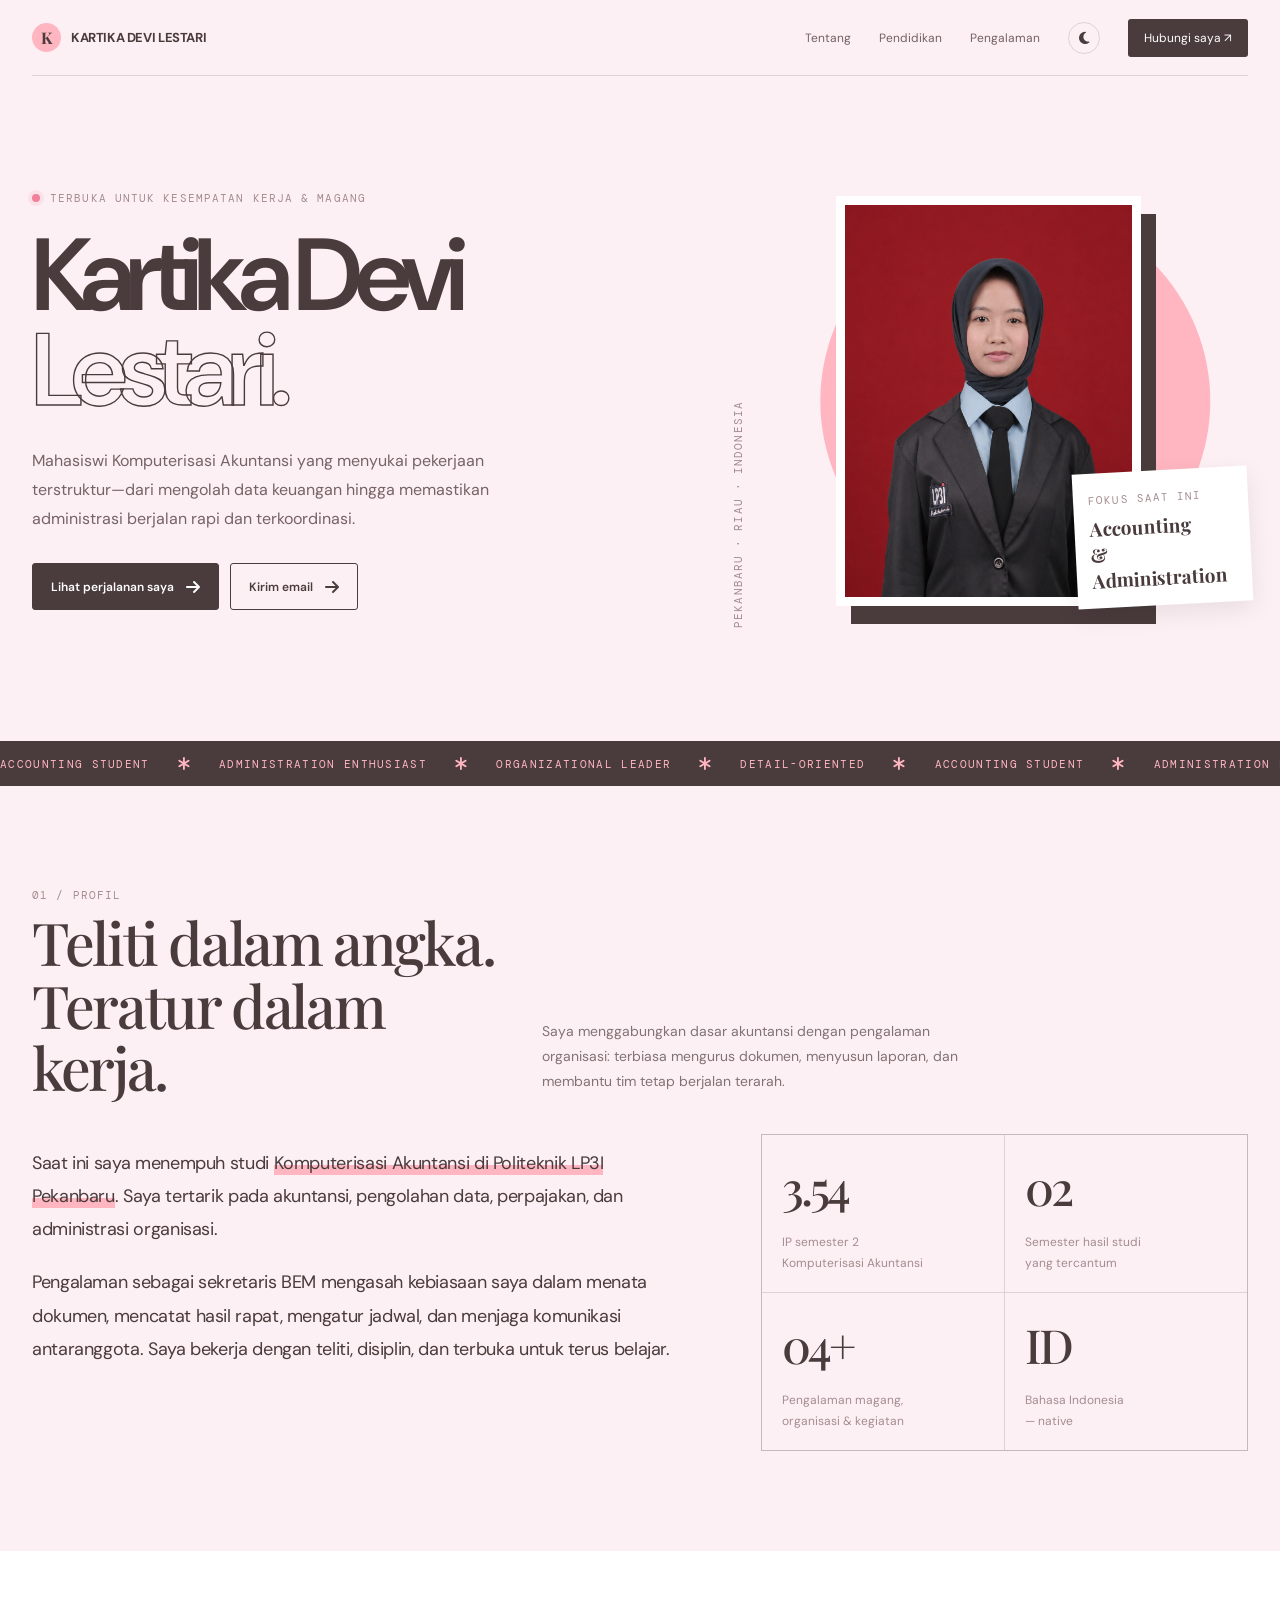
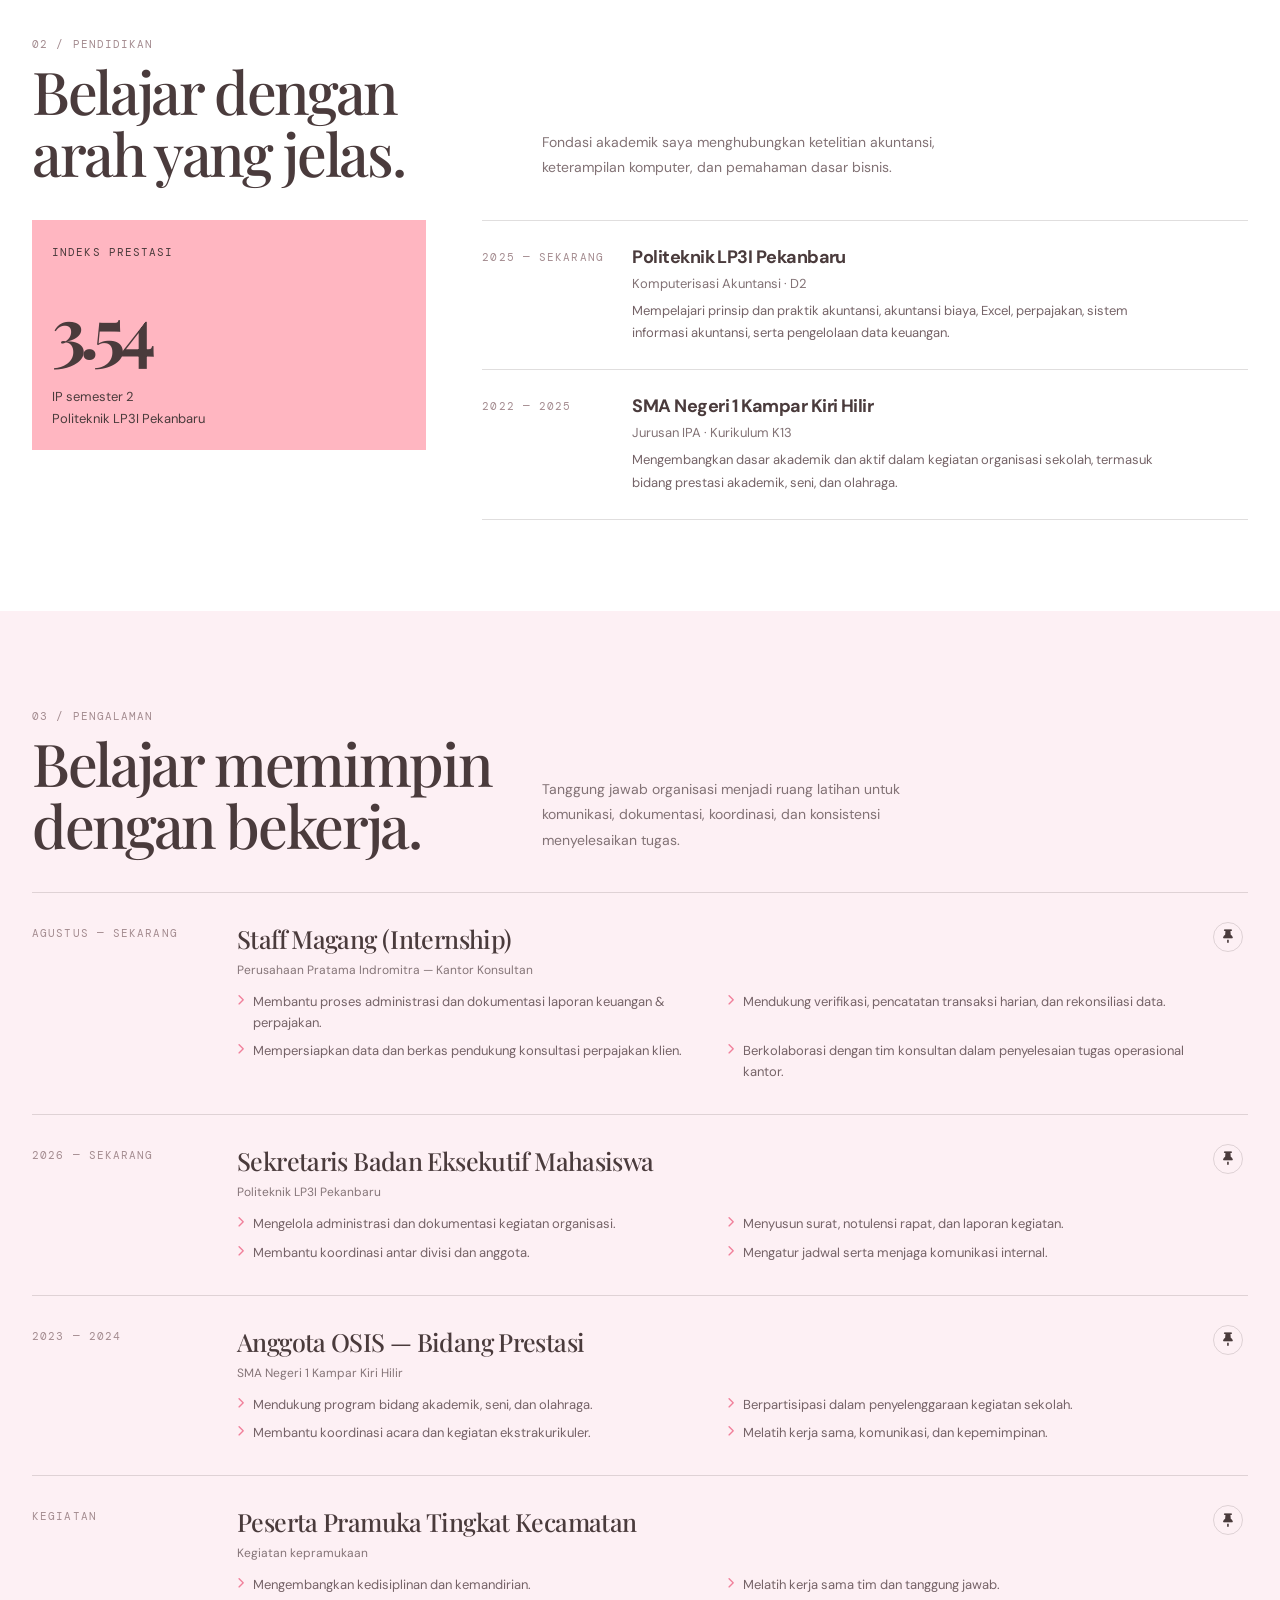
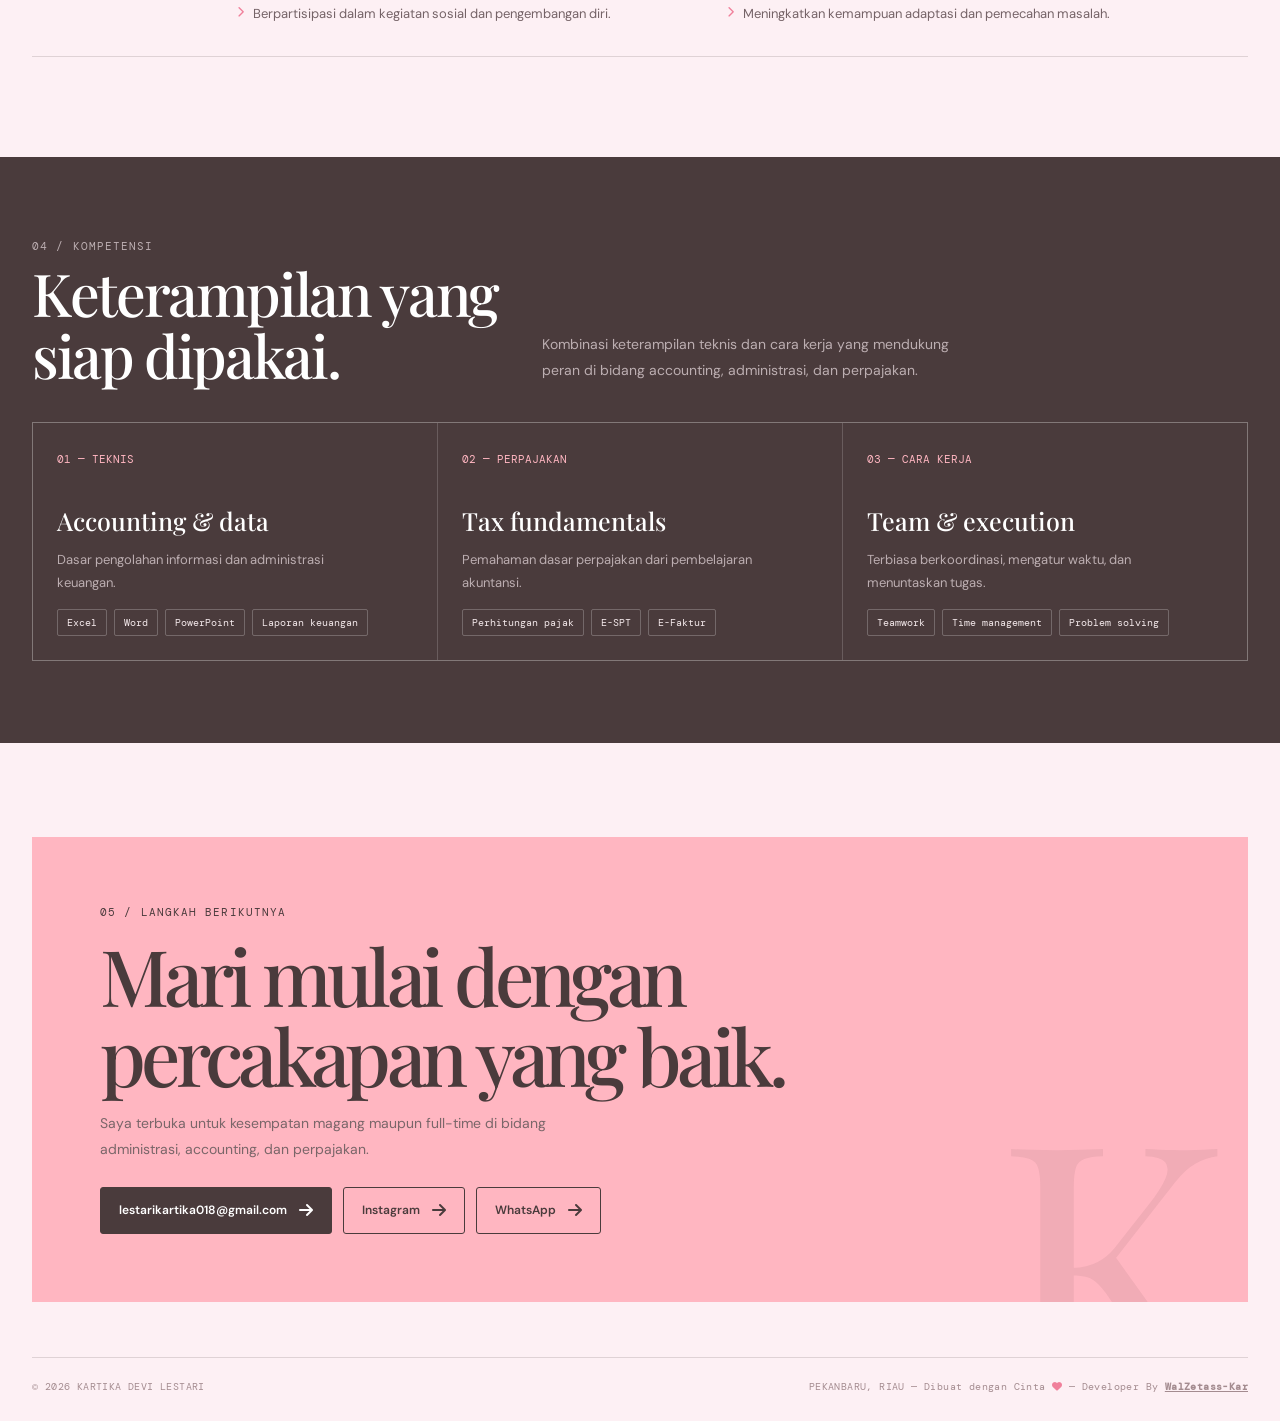
<file: index.html>
<!doctype html>
<html lang="id">

<head>
  <meta charset="utf-8">
  <meta name="viewport" content="width=device-width, initial-scale=1">
  <meta name="theme-color" content="#171914">
  <meta name="description"
    content="Portofolio Kartika Devi Lestari — mahasiswa Komputerisasi Akuntansi, administrasi, dan organisasi.">
  <title>Kartika Devi Lestari — Accounting & Administration</title>

  <link rel="preconnect" href="https://fonts.googleapis.com">
  <link rel="preconnect" href="https://fonts.gstatic.com" crossorigin>
  <link
    href="https://fonts.googleapis.com/css2?family=DM+Mono:wght@400;500&family=DM+Sans:wght@400;500;600;700&family=Playfair+Display:wght@500;600;700&display=swap"
    rel="stylesheet">

  <style>
    :root {
      --ink: #4a3b3c;
      --paper: #fdf0f4;
      --white: #ffffff;
      --muted: #a48c90;
      --line: rgba(74, 59, 60, .17);
      --lime: #ffb6c1;
      --lime-dark: #f0809b;
      --mono: "DM Mono", monospace;
      --sans: "DM Sans", sans-serif;
      --serif: "Playfair Display", Georgia, serif;
      --page-width: 1240px;
    }
    @keyframes goyangFoto {
      0% { transform: rotate(3deg) translateY(0px); }
      25% { transform: rotate(5deg) translateY(-10px); }
      50% { transform: rotate(2deg) translateY(-15px); }
      75% { transform: rotate(0deg) translateY(-5px); }
      100% { transform: rotate(3deg) translateY(0px); }
    }
    [data-theme="dark"] {
      --ink: #fdf0f4;
      --paper: #2b1f21;
      --white: #1f1416;
      --muted: #bdaeb1;
      --line: rgba(253, 240, 244, .17);
    }

    .theme-toggle {
      background: transparent;
      border: 1px solid var(--line);
      color: var(--ink);
      font-size: 14px;
      cursor: pointer;
      border-radius: 50%;
      width: 32px;
      height: 32px;
      display: flex;
      align-items: center;
      justify-content: center;
      transition: background 0.3s ease, transform 0.2s ease;
      padding: 0;
    }
    .theme-toggle:hover {
      background: var(--line);
      transform: scale(1.05);
    }
    
    body {
      transition: background-color 0.3s ease, color 0.3s ease;
    }
    .stat, .edu-side, .skill-card, .contact-box {
      transition: background-color 0.3s ease, color 0.3s ease;
    }

    * {
      box-sizing: border-box;
    }

    html {
      scroll-behavior: smooth;
    }

    body {
      margin: 0;
      background: var(--paper);
      color: var(--ink);
      font-family: var(--sans);
      -webkit-font-smoothing: antialiased;
    }

    a {
      color: inherit;
    }

    .wrap {
      width: min(var(--page-width), calc(100% - 64px));
      margin-inline: auto;
    }

    .mono {
      font-family: var(--mono);
      font-size: 11px;
      letter-spacing: .1em;
      text-transform: uppercase;
    }

    /* Navigasi */
    .nav {
      min-height: 76px;
      display: flex;
      align-items: center;
      justify-content: space-between;
      border-bottom: 1px solid var(--line);
    }

    .brand {
      display: inline-flex;
      gap: 10px;
      align-items: center;
      text-decoration: none;
      font-size: 13px;
      font-weight: 700;
      letter-spacing: -.03em;
    }

    .brand-mark {
      width: 29px;
      height: 29px;
      display: grid;
      place-items: center;
      background: var(--lime);
      border-radius: 50%;
      font-family: var(--serif);
      font-size: 16px;
    }

    .nav-links {
      display: flex;
      gap: 28px;
      align-items: center;
    }

    .nav-links a {
      font-size: 12px;
      text-decoration: none;
      color: #736163;
      transition: color .2s ease;
    }

    .nav-links a:hover {
      color: #000;
    }

    .nav-cta {
      padding: 11px 16px;
      background: var(--ink);
      color: var(--white) !important;
      border-radius: 3px;
    }

    /* Hero */
    .hero {
      min-height: 665px;
      display: grid;
      grid-template-columns: 1.12fr .88fr;
      align-items: center;
      gap: 36px;
      padding-block: 66px 82px;
    }

    .hero-copy {
      position: relative;
      z-index: 1;
    }

    .eyebrow {
      display: flex;
      align-items: center;
      gap: 10px;
      margin-bottom: 23px;
      color: var(--muted);
    }

    .status-dot {
      width: 8px;
      height: 8px;
      display: inline-block;
      background: #f0809b;
      border-radius: 50%;
      box-shadow: 0 0 0 4px rgba(240, 128, 155, .13);
    }

    h1 {
      max-width: 740px;
      margin: 0;
      font-size: clamp(54px, 8vw, 106px);
      line-height: .93;
      letter-spacing: -.085em;
      font-weight: 600;
    }

    h1 span {
      display: block;
      color: transparent;
      -webkit-text-stroke: 1.4px var(--ink);
    }

    .hero-desc {
      max-width: 510px;
      margin: 29px 0 0;
      color: #756367;
      font-size: 16px;
      line-height: 1.8;
    }

    .hero-actions {
      display: flex;
      flex-wrap: wrap;
      gap: 11px;
      margin-top: 30px;
    }

    .button {
      min-height: 47px;
      display: inline-flex;
      align-items: center;
      justify-content: center;
      gap: 12px;
      padding: 0 18px;
      border: 1px solid var(--ink);
      border-radius: 3px;
      text-decoration: none;
      font-size: 12px;
      font-weight: 600;
      transition: transform .2s ease, background .2s ease;
    }

    .button:hover {
      transform: translateY(-3px);
    }

    .button-dark {
      background: var(--ink);
      color: var(--white);
    }

    .button-dark:hover {
      background: #5c484a;
    }

    .button-light:hover {
      background: var(--lime);
    }

    .arrow {
      font-size: 16px;
    }

    .hero-art {
      min-height: 480px;
      position: relative;
      display: grid;
      place-items: center;
    }

    .hero-art::before {
      content: "";
      width: min(390px, 86%);
      aspect-ratio: 1;
      position: absolute;
      top: 50%;
      left: 50%;
      transform: translate(-43%, -50%);
      background: var(--lime);
      border-radius: 50%;
    }

    .portrait-frame {
      width: min(305px, 70%);
      height: 410px;
      position: relative;
      z-index: 1;
      overflow: hidden;
      background: #f2e6e8;
      border: 9px solid var(--white);
      box-shadow: 15px 18px 0 var(--ink);
      animation: goyangFoto 4s ease-in-out infinite;
    }

    .portrait-frame img {
      width: 100%;
      height: 100%;
      display: block;
      object-fit: cover;
      object-position: center 25%;
      filter: saturate(.78);
    }

    .portrait-placeholder {
      width: 100%;
      height: 100%;
      display: grid;
      place-items: center;
      background:
        linear-gradient(145deg, rgba(74, 59, 60, .1), transparent 65%),
        #ebdbe0;
      color: #948487;
      font-family: var(--serif);
      font-size: 88px;
    }

    .photo-note {
      width: 175px;
      position: absolute;
      right: -2px;
      bottom: 36px;
      z-index: 2;
      padding: 15px;
      background: var(--white);
      box-shadow: 0 8px 24px rgba(0, 0, 0, .08);
      transform: rotate(-3deg);
    }

    .photo-note strong {
      display: block;
      margin-top: 6px;
      font-family: var(--serif);
      font-size: 19px;
    }

    .photo-note .mono {
      color: var(--muted);
    }

    .vertical-note {
      position: absolute;
      left: 2px;
      top: 50%;
      writing-mode: vertical-rl;
      transform: rotate(180deg);
      color: var(--muted);
    }

    /* Running strip */
    .ticker {
      overflow: hidden;
      background: var(--ink);
      color: var(--lime);
    }

    .ticker-track {
      width: max-content;
      display: flex;
      gap: 28px;
      align-items: center;
      padding: 15px 0;
      animation: slide 28s linear infinite;
    }

    .ticker-item {
      display: inline-flex;
      align-items: center;
      gap: 28px;
      white-space: nowrap;
      font-family: var(--mono);
      font-size: 11px;
      letter-spacing: .12em;
      text-transform: uppercase;
    }

    .ticker-item::after {
      content: "\f069"; font-family: "Font Awesome 6 Free"; font-weight: 900;
      font-size: 15px;
    }

    @keyframes slide {
      to {
        transform: translateX(-50%);
      }
    }

    /* Section umum */
    section {
      scroll-margin-top: 28px;
    }

    .section-head {
      display: grid;
      grid-template-columns: 1fr 1.5fr;
      gap: 40px;
      align-items: end;
      margin-bottom: 35px;
    }

    .section-index {
      color: var(--muted);
    }

    .section-title {
      max-width: 690px;
      margin: 9px 0 0;
      font-family: var(--serif);
      font-size: clamp(35px, 5vw, 59px);
      line-height: 1.06;
      font-weight: 500;
      letter-spacing: -.04em;
    }

    .section-intro {
      max-width: 430px;
      margin: 0 0 4px;
      color: #827275;
      font-size: 14px;
      line-height: 1.8;
    }

    /* Tentang dan statistik */
    .about {
      padding-block: 102px 100px;
    }

    .about-grid {
      display: grid;
      grid-template-columns: 1.15fr .85fr;
      gap: 70px;
      align-items: start;
    }

    .about-copy {
      padding-top: 13px;
      font-size: 18px;
      line-height: 1.85;
      letter-spacing: -.02em;
    }

    .about-copy p {
      margin: 0 0 20px;
    }

    .about-copy .highlight {
      background: linear-gradient(transparent 58%, var(--lime) 58%);
    }

    .stats {
      display: grid;
      grid-template-columns: 1fr 1fr;
      gap: 1px;
      background: var(--line);
      border: 1px solid var(--line);
    }

    .stat {
      min-height: 145px;
      padding: 20px;
      background: var(--paper);
    }

    .stat strong {
      display: block;
      margin-bottom: 12px;
      font-family: var(--serif);
      font-size: 47px;
      font-weight: 500;
      letter-spacing: -.06em;
    }

    .stat span {
      color: var(--muted);
      font-size: 12px;
      line-height: 1.5;
    }

    /* Education */
    .education {
      padding-block: 86px 91px;
      background: var(--white);
    }

    .edu-layout {
      display: grid;
      grid-template-columns: .68fr 1.32fr;
      gap: 56px;
    }

    .edu-side {
      padding: 20px;
      align-self: start;
      background: var(--lime);
    }

    .edu-side .big-number {
      display: block;
      margin: 22px 0 9px;
      font-family: var(--serif);
      font-size: 70px;
      letter-spacing: -.08em;
    }

    .edu-side p {
      margin: 0;
      font-size: 13px;
      line-height: 1.7;
    }

    .edu-list {
      border-top: 1px solid var(--line);
    }

    .edu-item {
      display: grid;
      grid-template-columns: 125px 1fr;
      gap: 25px;
      padding: 24px 0;
      border-bottom: 1px solid var(--line);
    }

    .edu-date {
      padding-top: 5px;
      color: var(--muted);
    }

    .edu-item h3 {
      margin: 0 0 6px;
      font-size: 18px;
      letter-spacing: -.03em;
    }

    .edu-item .degree {
      margin: 0 0 8px;
      color: #827275;
      font-size: 13px;
    }

    .edu-item p:last-child {
      max-width: 550px;
      margin: 0;
      color: #756367;
      font-size: 13px;
      line-height: 1.75;
    }

    /* Pengalaman */
    .experience {
      padding-block: 98px 100px;
    }

    .timeline {
      border-top: 1px solid var(--line);
    }

    .timeline-item {
      display: grid;
      grid-template-columns: 180px 1fr 35px;
      gap: 25px;
      padding: 29px 0 31px;
      border-bottom: 1px solid var(--line);
    }

    .timeline-date {
      padding-top: 4px;
      color: var(--muted);
    }

    .timeline-content h3 {
      margin: 0;
      font-family: var(--serif);
      font-size: 25px;
      font-weight: 500;
      letter-spacing: -.025em;
    }

    .timeline-place {
      margin: 7px 0 14px;
      color: #857578;
      font-size: 12px;
    }

    .timeline-content ul {
      display: grid;
      grid-template-columns: 1fr 1fr;
      gap: 8px 28px;
      margin: 0;
      padding: 0;
      list-style: none;
    }

    .timeline-content li {
      display: flex;
      gap: 9px;
      color: #756367;
      font-size: 13px;
      line-height: 1.6;
    }

    .timeline-content li::before {
      content: "\f054"; font-family: "Font Awesome 6 Free"; font-weight: 900; font-size: 11px;
      color: #f0809b;
      flex: 0 0 auto;
    }

    .timeline-mark {
      width: 30px;
      height: 30px;
      display: grid;
      place-items: center;
      border: 1px solid var(--line);
      border-radius: 50%;
      font-size: 13px;
    }

    /* Keahlian */
    .skills {
      padding-block: 82px;
      background: var(--ink);
      color: var(--white);
    }

    .skills .section-index,
    .skills .section-intro {
      color: #bcaeb1;
    }

    .skills .section-title {
      color: var(--white);
    }

    .skills-grid {
      display: grid;
      grid-template-columns: repeat(3, 1fr);
      gap: 1px;
      border: 1px solid rgba(255, 255, 255, .17);
      background: rgba(255, 255, 255, .17);
    }

    .skill-card {
      min-height: 210px;
      padding: 24px;
      background: var(--ink);
    }

    .skill-num {
      color: var(--lime);
      font-family: var(--mono);
      font-size: 11px;
    }

    .skill-card h3 {
      margin: 36px 0 12px;
      font-family: var(--serif);
      font-size: 25px;
      font-weight: 500;
    }

    .skill-card p {
      max-width: 300px;
      margin: 0;
      color: #bcaeb1;
      font-size: 13px;
      line-height: 1.75;
    }

    .tags {
      display: flex;
      flex-wrap: wrap;
      gap: 7px;
      margin-top: 15px;
    }

    .tag {
      padding: 6px 9px;
      border: 1px solid rgba(255, 255, 255, .23);
      border-radius: 2px;
      color: #f5eaec;
      font-family: var(--mono);
      font-size: 10px;
    }

    /* Closing */
    .contact {
      padding-block: 94px 55px;
    }

    .contact-box {
      position: relative;
      overflow: hidden;
      padding: clamp(28px, 6vw, 68px);
      background: var(--lime);
    }

    .contact-box::after {
      content: "K";
      position: absolute;
      right: 16px;
      bottom: -132px;
      color: rgba(74, 59, 60, .08);
      font-family: var(--serif);
      font-size: 360px;
      line-height: 1;
      pointer-events: none;
    }

    .contact-box h2 {
      max-width: 710px;
      position: relative;
      z-index: 1;
      margin: 17px 0 16px;
      font-family: var(--serif);
      font-size: clamp(39px, 6.5vw, 78px);
      line-height: 1.02;
      font-weight: 500;
      letter-spacing: -.06em;
    }

    .contact-box p {
      max-width: 460px;
      position: relative;
      z-index: 1;
      margin: 0;
      color: #7a6669;
      font-size: 14px;
      line-height: 1.8;
    }

    .contact-links {
      display: flex;
      flex-wrap: wrap;
      gap: 11px;
      position: relative;
      z-index: 1;
      margin-top: 25px;
    }

    .contact-links .button {
      border-color: var(--ink);
    }

    .footer {
      display: flex;
      justify-content: space-between;
      gap: 18px;
      padding: 22px 0 28px;
      border-top: 1px solid var(--line);
      color: var(--muted);
      font-family: var(--mono);
      font-size: 10px;
      letter-spacing: .04em;
    }

    /* Reveal saat scroll */
    .reveal {
      opacity: 0;
      transform: translateY(20px);
      transition: opacity .7s ease, transform .7s ease;
    }

    .reveal.visible {
      opacity: 1;
      transform: translateY(0);
    }

    @media (prefers-reduced-motion: reduce) {

      *,
      *::before,
      *::after {
        scroll-behavior: auto !important;
        animation-duration: .01ms !important;
        transition-duration: .01ms !important;
      }
    }

    @media (max-width: 760px) {
      .wrap {
        width: min(100% - 36px, var(--page-width));
      }

      .nav {
        min-height: 66px;
      }

      .nav-links {
        gap: 14px;
      }

      .nav-links a:not(.nav-cta) {
        display: none;
      }

      .hero {
        min-height: auto;
        grid-template-columns: 1fr;
        gap: 24px;
        padding-block: 64px 55px;
      }

      h1 {
        font-size: clamp(56px, 15vw, 88px);
      }

      .hero-art {
        min-height: 390px;
        order: -1;
      }

      .portrait-frame {
        width: 240px;
        height: 320px;
      }

      .hero-art::before {
        width: 290px;
      }

      .photo-note {
        right: 3%;
        bottom: 28px;
      }

      .vertical-note {
        left: 4%;
      }

      .section-head,
      .about-grid,
      .edu-layout {
        grid-template-columns: 1fr;
        gap: 23px;
      }

      .about {
        padding-block: 72px;
      }

      .education,
      .experience {
        padding-block: 72px;
      }

      .about-copy {
        font-size: 16px;
      }

      .edu-side {
        display: grid;
        grid-template-columns: auto 1fr;
        gap: 6px 20px;
        align-items: center;
      }

      .edu-side .big-number {
        grid-row: span 2;
        margin: 0;
        font-size: 58px;
      }

      .edu-item {
        grid-template-columns: 1fr;
        gap: 9px;
      }

      .timeline-item {
        grid-template-columns: 1fr 30px;
        gap: 12px;
      }

      .timeline-date {
        grid-column: 1 / -1;
      }

      .timeline-mark {
        grid-column: 2;
        grid-row: 2;
      }

      .timeline-content {
        grid-column: 1;
        grid-row: 2;
      }

      .timeline-content ul {
        grid-template-columns: 1fr;
      }

      .skills {
        padding-block: 70px;
      }

      .skills-grid {
        grid-template-columns: 1fr;
      }

      .skill-card {
        min-height: 175px;
      }

      .skill-card h3 {
        margin-top: 24px;
      }

      .contact {
        padding-top: 70px;
      }

      .contact-box::after {
        right: -50px;
        font-size: 250px;
      }

      .footer {
        flex-direction: column;
        line-height: 1.6;
      }
    }
  </style>
<link rel="stylesheet" href="https://cdnjs.cloudflare.com/ajax/libs/font-awesome/6.4.0/css/all.min.css">
</head>

<body>
  <header class="wrap nav">
    <a class="brand" href="#home" aria-label="Kembali ke halaman utama">
      <span class="brand-mark">K</span>
      <span>KARTIKA DEVI LESTARI</span>
    </a>

        <nav class="nav-links" aria-label="Navigasi utama">
      <a href="#tentang">Tentang</a>
      <a href="#pendidikan">Pendidikan</a>
      <a href="#pengalaman">Pengalaman</a>
      <button id="theme-toggle" class="theme-toggle" aria-label="Toggle Dark Mode" title="Toggle Dark Mode"><i class="fa-solid fa-moon"></i></button>
      <a class="nav-cta" href="#kontak">Hubungi saya ↗</a>
    </nav>
  </header>

  <main>
    <section class="wrap hero" id="home">
      <div class="hero-copy reveal">
        <div class="eyebrow mono">
          <span class="status-dot"></span>
          Terbuka untuk kesempatan kerja & magang
        </div>

        <h1>Kartika Devi <span>Lestari.</span></h1>

        <p class="hero-desc">
          Mahasiswi Komputerisasi Akuntansi yang menyukai pekerjaan
          terstruktur—dari mengolah data keuangan hingga memastikan administrasi
          berjalan rapi dan terkoordinasi.
        </p>

        <div class="hero-actions">
          <a class="button button-dark" href="#pengalaman">
            Lihat perjalanan saya <i class="fa-solid fa-arrow-right arrow"></i>
          </a>
          <a class="button button-light" href="mailto:lestarikartika018@gmail.com">
            Kirim email <i class="fa-solid fa-arrow-right arrow"></i>
          </a>
        </div>
      </div>

      <div class="hero-art reveal" aria-label="Foto profil Kartika">
        <span class="vertical-note mono">PEKANBARU · RIAU · INDONESIA</span>

        <div class="portrait-frame">
          <img src="kartika.png" alt="Foto profil Kartika Devi Lestari"
            onerror="this.style.display='none'; this.nextElementSibling.style.display='grid';">
          <div class="portrait-placeholder" style="display:none" aria-hidden="true">K.</div>
        </div>

        <div class="photo-note">
          <span class="mono">Fokus saat ini</span>
          <strong>Accounting<br>& Administration</strong>
        </div>
      </div>
    </section>

    <div class="ticker" aria-hidden="true">
      <div class="ticker-track">
        <span class="ticker-item">Accounting student</span>
        <span class="ticker-item">Administration enthusiast</span>
        <span class="ticker-item">Organizational leader</span>
        <span class="ticker-item">Detail-oriented</span>
        <span class="ticker-item">Accounting student</span>
        <span class="ticker-item">Administration enthusiast</span>
        <span class="ticker-item">Organizational leader</span>
        <span class="ticker-item">Detail-oriented</span>
      </div>
    </div>

    <section class="wrap about" id="tentang">
      <div class="section-head reveal">
        <div>
          <div class="section-index mono">01 / PROFIL</div>
          <h2 class="section-title">Teliti dalam angka.<br>Teratur dalam kerja.</h2>
        </div>
        <p class="section-intro">
          Saya menggabungkan dasar akuntansi dengan pengalaman organisasi:
          terbiasa mengurus dokumen, menyusun laporan, dan membantu tim tetap
          berjalan terarah.
        </p>
      </div>

      <div class="about-grid">
        <div class="about-copy reveal">
          <p>
            Saat ini saya menempuh studi <span class="highlight">Komputerisasi
              Akuntansi di Politeknik LP3I Pekanbaru</span>. Saya tertarik pada
            akuntansi, pengolahan data, perpajakan, dan administrasi organisasi.
          </p>
          <p>
            Pengalaman sebagai sekretaris BEM mengasah kebiasaan saya dalam
            menata dokumen, mencatat hasil rapat, mengatur jadwal, dan menjaga
            komunikasi antaranggota. Saya bekerja dengan teliti, disiplin, dan
            terbuka untuk terus belajar.
          </p>
        </div>

        <div class="stats reveal" aria-label="Ringkasan profil">
          <div class="stat">
            <strong>3.54</strong>
            <span>IP semester 2<br>Komputerisasi Akuntansi</span>
          </div>
          <div class="stat">
            <strong>02</strong>
            <span>Semester hasil studi<br>yang tercantum</span>
          </div>
          <div class="stat">
            <strong>04+</strong>
            <span>Pengalaman magang,<br>organisasi & kegiatan</span>
          </div>
          <div class="stat">
            <strong>ID</strong>
            <span>Bahasa Indonesia<br>— native</span>
          </div>
        </div>
      </div>
    </section>

    <section class="education" id="pendidikan">
      <div class="wrap">
        <div class="section-head reveal">
          <div>
            <div class="section-index mono">02 / PENDIDIKAN</div>
            <h2 class="section-title">Belajar dengan<br>arah yang jelas.</h2>
          </div>
          <p class="section-intro">
            Fondasi akademik saya menghubungkan ketelitian akuntansi,
            keterampilan komputer, dan pemahaman dasar bisnis.
          </p>
        </div>

        <div class="edu-layout">
          <aside class="edu-side reveal">
            <span class="mono">Indeks prestasi</span>
            <strong class="big-number">3.54</strong>
            <p>IP semester 2<br>Politeknik LP3I Pekanbaru</p>
          </aside>

          <div class="edu-list">
            <article class="edu-item reveal">
              <div class="edu-date mono">2025 — SEKARANG</div>
              <div>
                <h3>Politeknik LP3I Pekanbaru</h3>
                <p class="degree">Komputerisasi Akuntansi · D2</p>
                <p>
                  Mempelajari prinsip dan praktik akuntansi, akuntansi biaya,
                  Excel, perpajakan, sistem informasi akuntansi, serta
                  pengelolaan data keuangan.
                </p>
              </div>
            </article>

            <article class="edu-item reveal">
              <div class="edu-date mono">2022 — 2025</div>
              <div>
                <h3>SMA Negeri 1 Kampar Kiri Hilir</h3>
                <p class="degree">Jurusan IPA · Kurikulum K13</p>
                <p>
                  Mengembangkan dasar akademik dan aktif dalam kegiatan
                  organisasi sekolah, termasuk bidang prestasi akademik, seni,
                  dan olahraga.
                </p>
              </div>
            </article>
          </div>
        </div>
      </div>
    </section>

    <section class="wrap experience" id="pengalaman">
      <div class="section-head reveal">
        <div>
          <div class="section-index mono">03 / PENGALAMAN</div>
          <h2 class="section-title">Belajar memimpin<br>dengan bekerja.</h2>
        </div>
        <p class="section-intro">
          Tanggung jawab organisasi menjadi ruang latihan untuk komunikasi,
          dokumentasi, koordinasi, dan konsistensi menyelesaikan tugas.
        </p>
      </div>

      <div class="timeline">
        <article class="timeline-item reveal">
          <div class="timeline-date mono">AGUSTUS — SEKARANG</div>
          <div class="timeline-content">
            <h3>Staff Magang (Internship)</h3>
            <p class="timeline-place">Perusahaan Pratama Indromitra — Kantor Konsultan</p>
            <ul>
              <li>Membantu proses administrasi dan dokumentasi laporan keuangan & perpajakan.</li>
              <li>Mendukung verifikasi, pencatatan transaksi harian, dan rekonsiliasi data.</li>
              <li>Mempersiapkan data dan berkas pendukung konsultasi perpajakan klien.</li>
              <li>Berkolaborasi dengan tim konsultan dalam penyelesaian tugas operasional kantor.</li>
            </ul>
          </div>
          <span class="timeline-mark" aria-hidden="true"><i class="fa-solid fa-thumbtack"></i></span>
        </article>

        <article class="timeline-item reveal">
          <div class="timeline-date mono">2026 — SEKARANG</div>
          <div class="timeline-content">
            <h3>Sekretaris Badan Eksekutif Mahasiswa</h3>
            <p class="timeline-place">Politeknik LP3I Pekanbaru</p>
            <ul>
              <li>Mengelola administrasi dan dokumentasi kegiatan organisasi.</li>
              <li>Menyusun surat, notulensi rapat, dan laporan kegiatan.</li>
              <li>Membantu koordinasi antar divisi dan anggota.</li>
              <li>Mengatur jadwal serta menjaga komunikasi internal.</li>
            </ul>
          </div>
          <span class="timeline-mark" aria-hidden="true"><i class="fa-solid fa-thumbtack"></i></span>
        </article>

        <article class="timeline-item reveal">
          <div class="timeline-date mono">2023 — 2024</div>
          <div class="timeline-content">
            <h3>Anggota OSIS — Bidang Prestasi</h3>
            <p class="timeline-place">SMA Negeri 1 Kampar Kiri Hilir</p>
            <ul>
              <li>Mendukung program bidang akademik, seni, dan olahraga.</li>
              <li>Berpartisipasi dalam penyelenggaraan kegiatan sekolah.</li>
              <li>Membantu koordinasi acara dan kegiatan ekstrakurikuler.</li>
              <li>Melatih kerja sama, komunikasi, dan kepemimpinan.</li>
            </ul>
          </div>
          <span class="timeline-mark" aria-hidden="true"><i class="fa-solid fa-thumbtack"></i></span>
        </article>

        <article class="timeline-item reveal">
          <div class="timeline-date mono">KEGIATAN</div>
          <div class="timeline-content">
            <h3>Peserta Pramuka Tingkat Kecamatan</h3>
            <p class="timeline-place">Kegiatan kepramukaan</p>
            <ul>
              <li>Mengembangkan kedisiplinan dan kemandirian.</li>
              <li>Melatih kerja sama tim dan tanggung jawab.</li>
              <li>Berpartisipasi dalam kegiatan sosial dan pengembangan diri.</li>
              <li>Meningkatkan kemampuan adaptasi dan pemecahan masalah.</li>
            </ul>
          </div>
          <span class="timeline-mark" aria-hidden="true"><i class="fa-solid fa-thumbtack"></i></span>
        </article>
      </div>
    </section>

    <section class="skills" id="keahlian">
      <div class="wrap">
        <div class="section-head reveal">
          <div>
            <div class="section-index mono">04 / KOMPETENSI</div>
            <h2 class="section-title">Keterampilan yang<br>siap dipakai.</h2>
          </div>
          <p class="section-intro">
            Kombinasi keterampilan teknis dan cara kerja yang mendukung peran
            di bidang accounting, administrasi, dan perpajakan.
          </p>
        </div>

        <div class="skills-grid">
          <article class="skill-card reveal">
            <span class="skill-num">01 — TEKNIS</span>
            <h3>Accounting & data</h3>
            <p>Dasar pengolahan informasi dan administrasi keuangan.</p>
            <div class="tags">
              <span class="tag">Excel</span>
              <span class="tag">Word</span>
              <span class="tag">PowerPoint</span>
              <span class="tag">Laporan keuangan</span>
            </div>
          </article>

          <article class="skill-card reveal">
            <span class="skill-num">02 — PERPAJAKAN</span>
            <h3>Tax fundamentals</h3>
            <p>Pemahaman dasar perpajakan dari pembelajaran akuntansi.</p>
            <div class="tags">
              <span class="tag">Perhitungan pajak</span>
              <span class="tag">E-SPT</span>
              <span class="tag">E-Faktur</span>
            </div>
          </article>

          <article class="skill-card reveal">
            <span class="skill-num">03 — CARA KERJA</span>
            <h3>Team & execution</h3>
            <p>Terbiasa berkoordinasi, mengatur waktu, dan menuntaskan tugas.</p>
            <div class="tags">
              <span class="tag">Teamwork</span>
              <span class="tag">Time management</span>
              <span class="tag">Problem solving</span>
            </div>
          </article>
        </div>
      </div>
    </section>

    <section class="wrap contact" id="kontak">
      <div class="contact-box reveal">
        <div class="mono">05 / LANGKAH BERIKUTNYA</div>
        <h2>Mari mulai dengan percakapan yang baik.</h2>
        <p>
          Saya terbuka untuk kesempatan magang maupun full-time di bidang
          administrasi, accounting, dan perpajakan.
        </p>

        <div class="contact-links">
          <a class="button button-dark" href="mailto:lestarikartika018@gmail.com">
            lestarikartika018@gmail.com <i class="fa-solid fa-arrow-right arrow"></i>
          </a>
          <a class="button button-light" href="https://instagram.com/kartikadvlstri" target="_blank" rel="noreferrer">
            Instagram <i class="fa-solid fa-arrow-right arrow"></i>
          </a>
          <a class="button button-light" href="https://wa.me/6285274060233" target="_blank" rel="noreferrer">
            WhatsApp <i class="fa-solid fa-arrow-right arrow"></i>
          </a>
        </div>
      </div>
    </section>
  </main>

  <footer class="wrap footer">
    <span>© <span id="year"></span> KARTIKA DEVI LESTARI</span>
    <span>PEKANBARU, RIAU — Dibuat dengan Cinta <i class="fa-solid fa-heart" style="color: #f0809b;"></i> — Developer By <a href="https://github.com/WalZetass-kar" target="_blank" rel="noreferrer" style="text-decoration: underline; font-weight: bold; transition: color 0.2s;" onmouseover="this.style.color='var(--lime-dark)'" onmouseout="this.style.color=''">WalZetass-Kar</a></span>
  </footer>

  <script>
    // Tahun footer otomatis
    document.getElementById("year").textContent = new Date().getFullYear();

        // Toggle Mode Terang/Gelap
    const themeToggle = document.getElementById('theme-toggle');
    const savedTheme = localStorage.getItem('theme') || (window.matchMedia('(prefers-color-scheme: dark)').matches ? 'dark' : 'light');
    
    if (savedTheme === 'dark') {
      document.documentElement.setAttribute('data-theme', 'dark');
      themeToggle.innerHTML = '<i class="fa-solid fa-sun"></i>';
    } else {
      document.documentElement.setAttribute('data-theme', 'light');
      themeToggle.innerHTML = '<i class="fa-solid fa-moon"></i>';
    }
    
    themeToggle.addEventListener('click', () => {
      const currentTheme = document.documentElement.getAttribute('data-theme');
      if (currentTheme === 'dark') {
        document.documentElement.setAttribute('data-theme', 'light');
        localStorage.setItem('theme', 'light');
        themeToggle.innerHTML = '<i class="fa-solid fa-moon"></i>';
      } else {
        document.documentElement.setAttribute('data-theme', 'dark');
        localStorage.setItem('theme', 'dark');
        themeToggle.innerHTML = '<i class="fa-solid fa-sun"></i>';
      }
    });

    // Animasi elemen saat masuk ke layar
    const revealObserver = new IntersectionObserver((entries, observer) => {
      entries.forEach((entry) => {
        if (entry.isIntersecting) {
          entry.target.classList.add("visible");
          observer.unobserve(entry.target);
        }
      });
    }, { threshold: 0.12 });

    document.querySelectorAll(".reveal").forEach((element) => {
      revealObserver.observe(element);
    });
  </script>

</body>

</html>
</file>
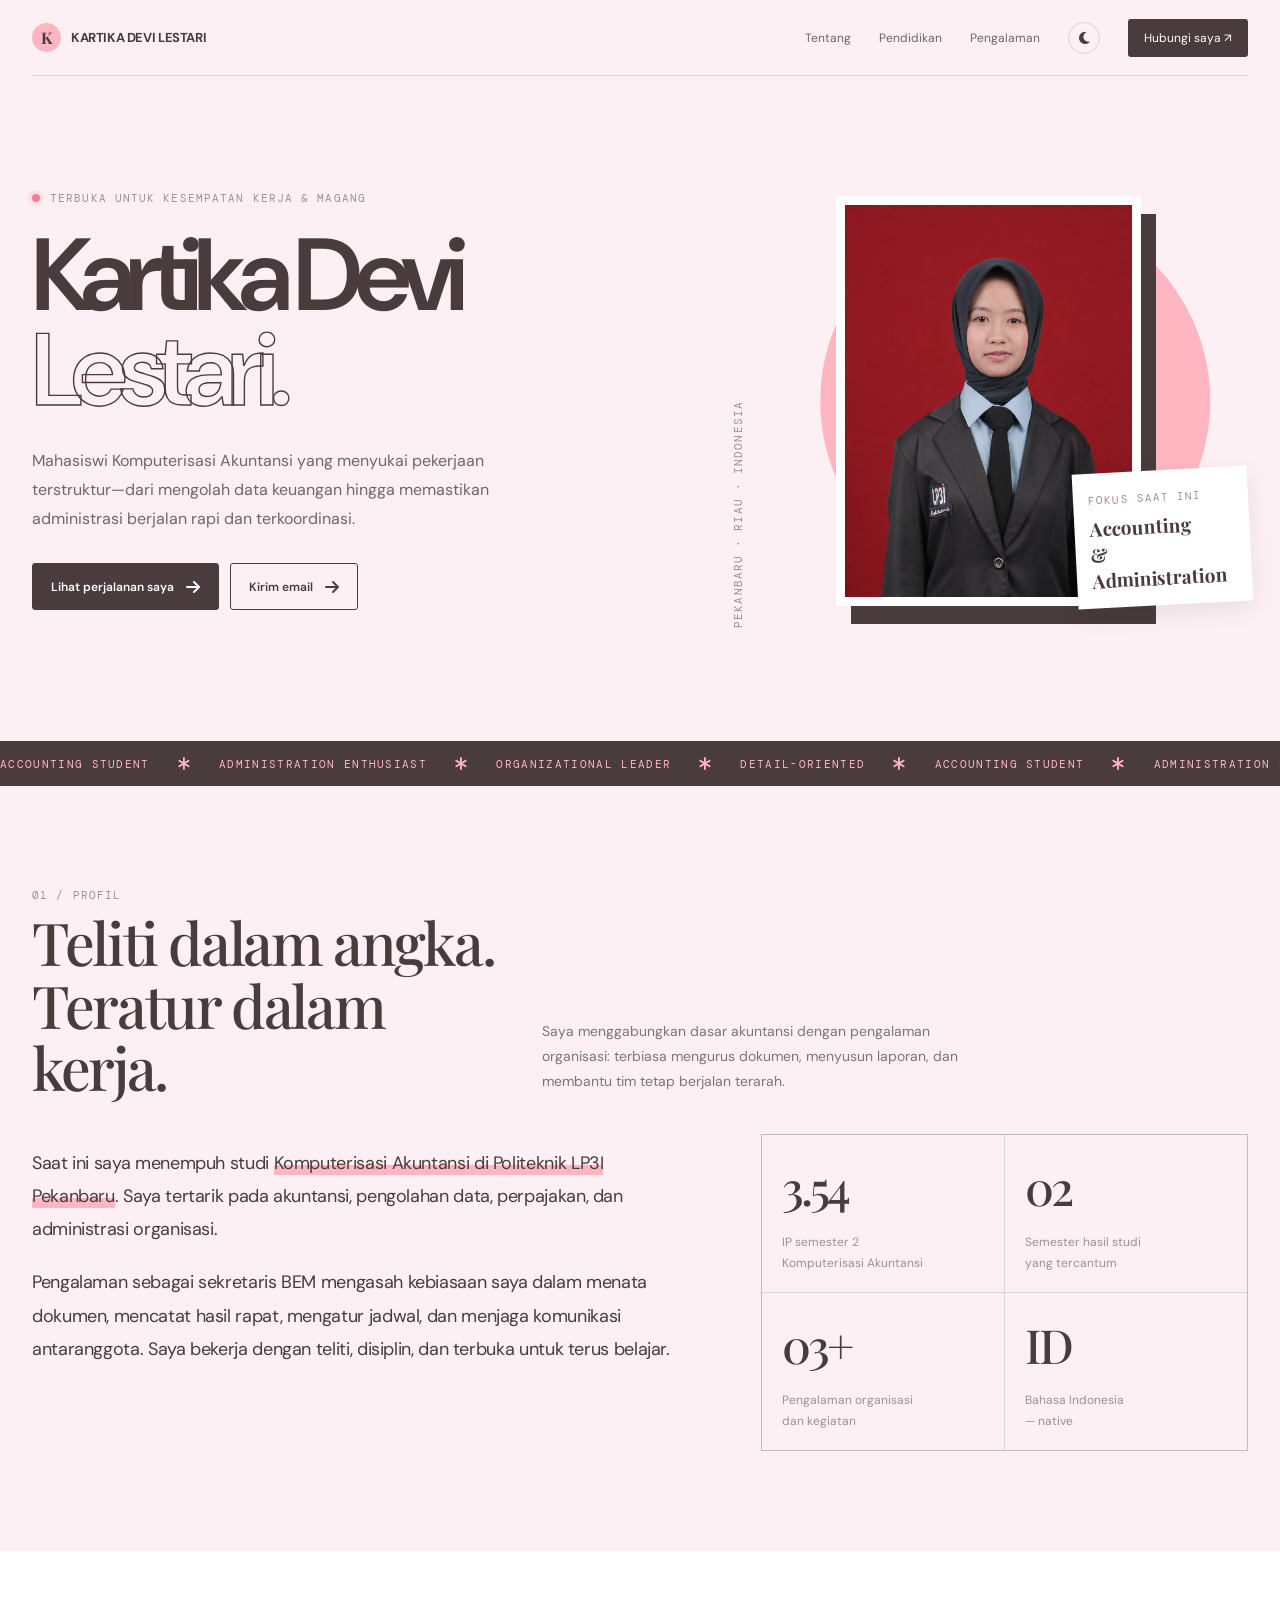
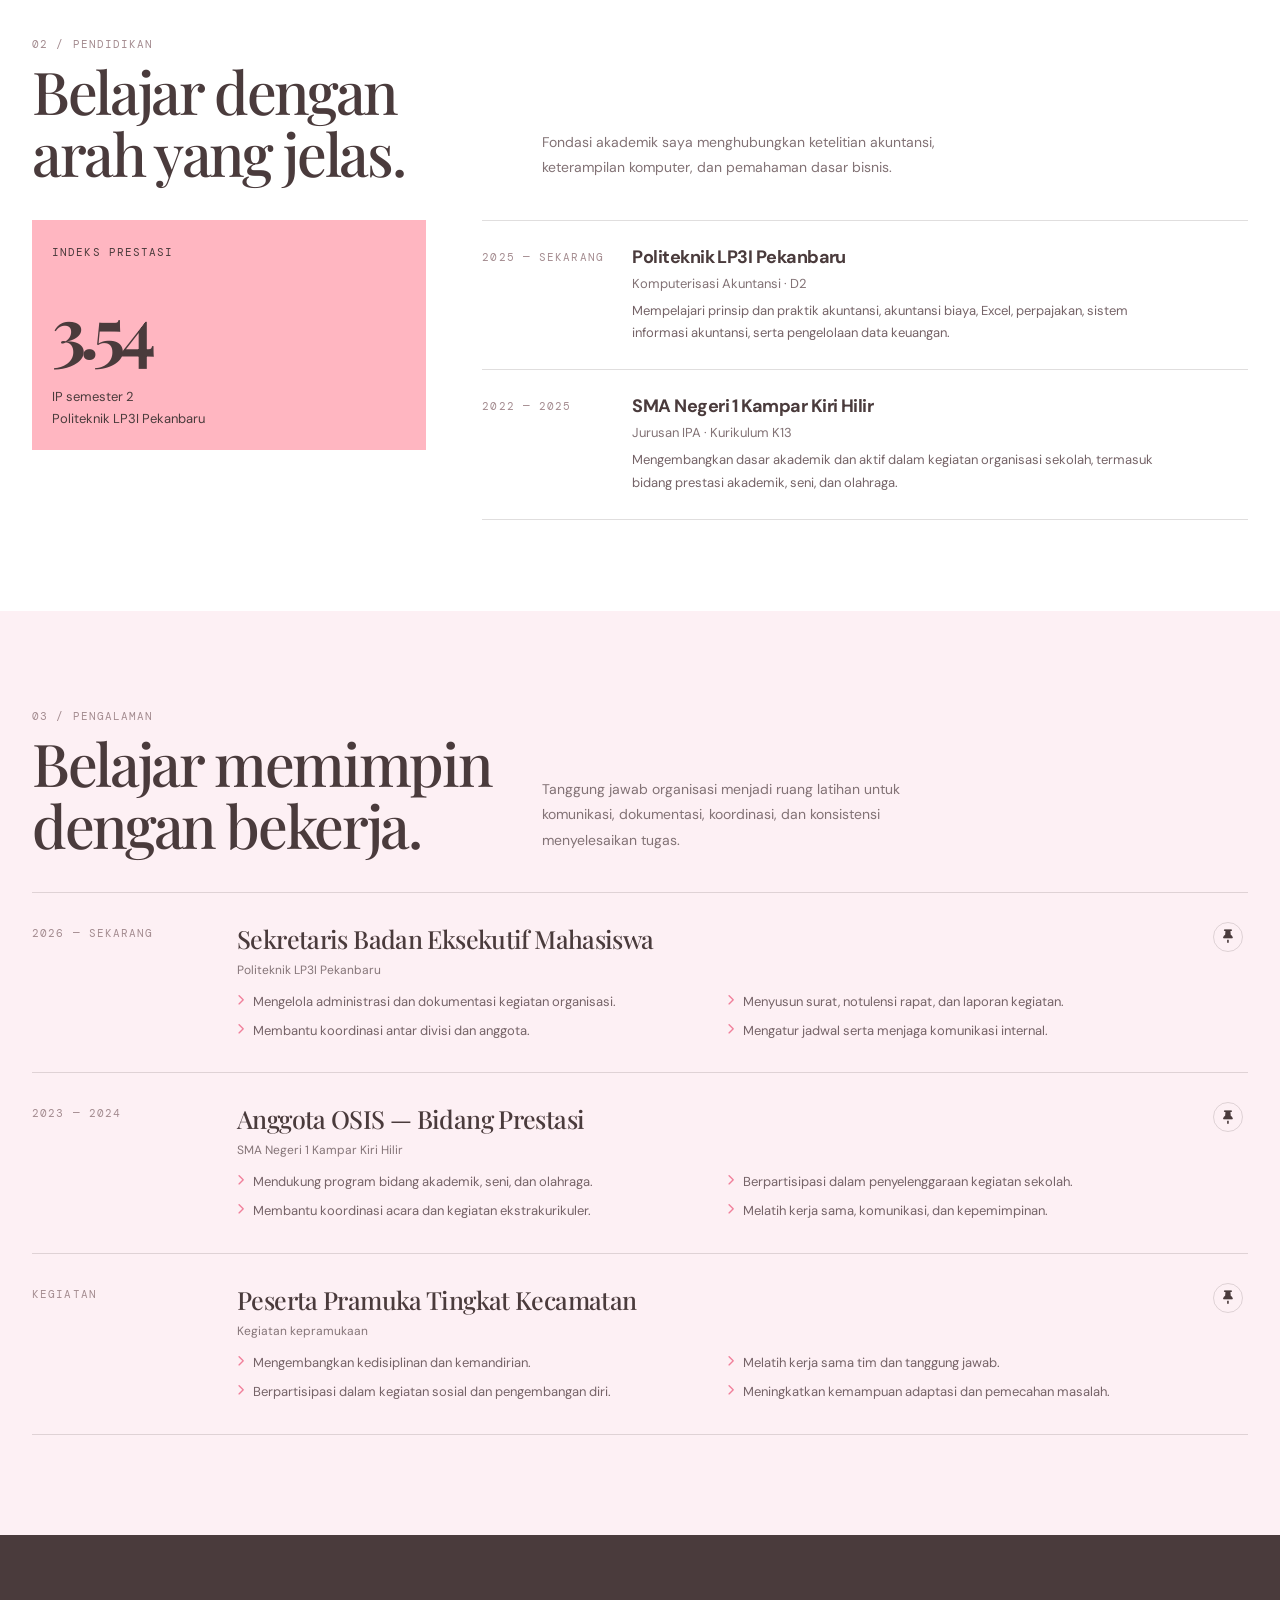
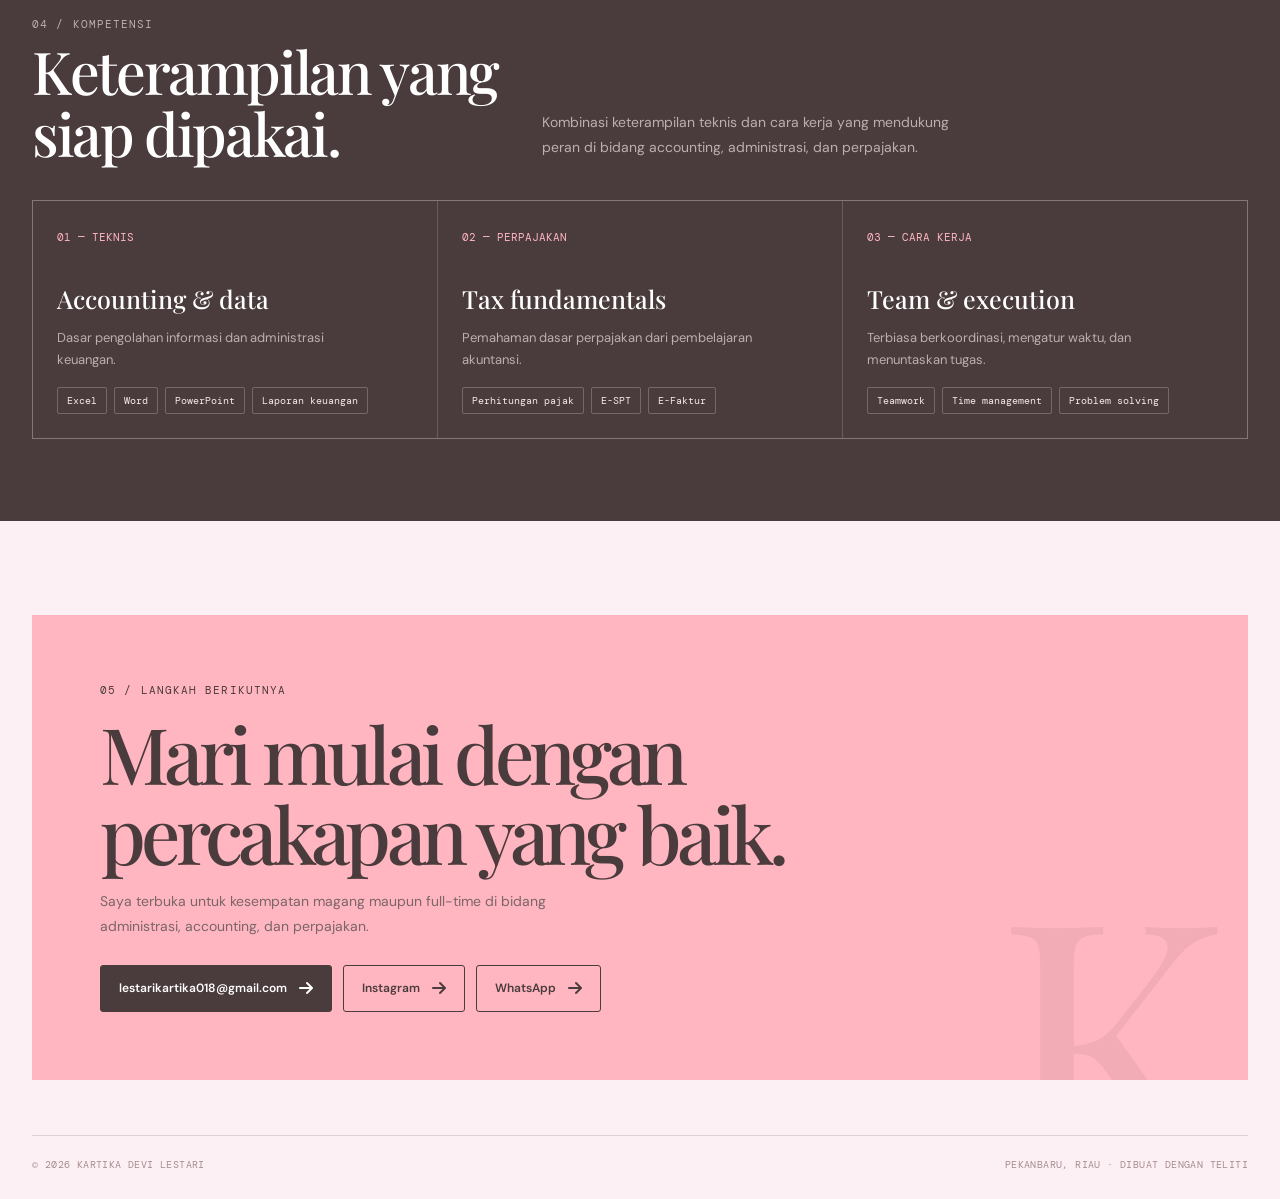
<file: portofolio kartika.html>
﻿<!doctype html>
<html lang="id">

<head>
  <meta charset="utf-8">
  <meta name="viewport" content="width=device-width, initial-scale=1">
  <meta name="theme-color" content="#171914">
  <meta name="description"
    content="Portofolio Kartika Devi Lestari — mahasiswa Komputerisasi Akuntansi, administrasi, dan organisasi.">
  <title>Kartika Devi Lestari — Accounting & Administration</title>

  <link rel="preconnect" href="https://fonts.googleapis.com">
  <link rel="preconnect" href="https://fonts.gstatic.com" crossorigin>
  <link
    href="https://fonts.googleapis.com/css2?family=DM+Mono:wght@400;500&family=DM+Sans:wght@400;500;600;700&family=Playfair+Display:wght@500;600;700&display=swap"
    rel="stylesheet">

  <style>
    :root {
      --ink: #4a3b3c;
      --paper: #fdf0f4;
      --white: #ffffff;
      --muted: #a48c90;
      --line: rgba(74, 59, 60, .17);
      --lime: #ffb6c1;
      --lime-dark: #f0809b;
      --mono: "DM Mono", monospace;
      --sans: "DM Sans", sans-serif;
      --serif: "Playfair Display", Georgia, serif;
      --page-width: 1240px;
    }
    @keyframes goyangFoto {
      0% { transform: rotate(3deg) translateY(0px); }
      25% { transform: rotate(5deg) translateY(-10px); }
      50% { transform: rotate(2deg) translateY(-15px); }
      75% { transform: rotate(0deg) translateY(-5px); }
      100% { transform: rotate(3deg) translateY(0px); }
    }
    [data-theme="dark"] {
      --ink: #fdf0f4;
      --paper: #2b1f21;
      --white: #1f1416;
      --muted: #bdaeb1;
      --line: rgba(253, 240, 244, .17);
    }

    .theme-toggle {
      background: transparent;
      border: 1px solid var(--line);
      color: var(--ink);
      font-size: 14px;
      cursor: pointer;
      border-radius: 50%;
      width: 32px;
      height: 32px;
      display: flex;
      align-items: center;
      justify-content: center;
      transition: background 0.3s ease, transform 0.2s ease;
      padding: 0;
    }
    .theme-toggle:hover {
      background: var(--line);
      transform: scale(1.05);
    }
    
    body {
      transition: background-color 0.3s ease, color 0.3s ease;
    }
    .stat, .edu-side, .skill-card, .contact-box {
      transition: background-color 0.3s ease, color 0.3s ease;
    }

    * {
      box-sizing: border-box;
    }

    html {
      scroll-behavior: smooth;
    }

    body {
      margin: 0;
      background: var(--paper);
      color: var(--ink);
      font-family: var(--sans);
      -webkit-font-smoothing: antialiased;
    }

    a {
      color: inherit;
    }

    .wrap {
      width: min(var(--page-width), calc(100% - 64px));
      margin-inline: auto;
    }

    .mono {
      font-family: var(--mono);
      font-size: 11px;
      letter-spacing: .1em;
      text-transform: uppercase;
    }

    /* Navigasi */
    .nav {
      min-height: 76px;
      display: flex;
      align-items: center;
      justify-content: space-between;
      border-bottom: 1px solid var(--line);
    }

    .brand {
      display: inline-flex;
      gap: 10px;
      align-items: center;
      text-decoration: none;
      font-size: 13px;
      font-weight: 700;
      letter-spacing: -.03em;
    }

    .brand-mark {
      width: 29px;
      height: 29px;
      display: grid;
      place-items: center;
      background: var(--lime);
      border-radius: 50%;
      font-family: var(--serif);
      font-size: 16px;
    }

    .nav-links {
      display: flex;
      gap: 28px;
      align-items: center;
    }

    .nav-links a {
      font-size: 12px;
      text-decoration: none;
      color: #736163;
      transition: color .2s ease;
    }

    .nav-links a:hover {
      color: #000;
    }

    .nav-cta {
      padding: 11px 16px;
      background: var(--ink);
      color: var(--white) !important;
      border-radius: 3px;
    }

    /* Hero */
    .hero {
      min-height: 665px;
      display: grid;
      grid-template-columns: 1.12fr .88fr;
      align-items: center;
      gap: 36px;
      padding-block: 66px 82px;
    }

    .hero-copy {
      position: relative;
      z-index: 1;
    }

    .eyebrow {
      display: flex;
      align-items: center;
      gap: 10px;
      margin-bottom: 23px;
      color: var(--muted);
    }

    .status-dot {
      width: 8px;
      height: 8px;
      display: inline-block;
      background: #f0809b;
      border-radius: 50%;
      box-shadow: 0 0 0 4px rgba(240, 128, 155, .13);
    }

    h1 {
      max-width: 740px;
      margin: 0;
      font-size: clamp(54px, 8vw, 106px);
      line-height: .93;
      letter-spacing: -.085em;
      font-weight: 600;
    }

    h1 span {
      display: block;
      color: transparent;
      -webkit-text-stroke: 1.4px var(--ink);
    }

    .hero-desc {
      max-width: 510px;
      margin: 29px 0 0;
      color: #756367;
      font-size: 16px;
      line-height: 1.8;
    }

    .hero-actions {
      display: flex;
      flex-wrap: wrap;
      gap: 11px;
      margin-top: 30px;
    }

    .button {
      min-height: 47px;
      display: inline-flex;
      align-items: center;
      justify-content: center;
      gap: 12px;
      padding: 0 18px;
      border: 1px solid var(--ink);
      border-radius: 3px;
      text-decoration: none;
      font-size: 12px;
      font-weight: 600;
      transition: transform .2s ease, background .2s ease;
    }

    .button:hover {
      transform: translateY(-3px);
    }

    .button-dark {
      background: var(--ink);
      color: var(--white);
    }

    .button-dark:hover {
      background: #5c484a;
    }

    .button-light:hover {
      background: var(--lime);
    }

    .arrow {
      font-size: 16px;
    }

    .hero-art {
      min-height: 480px;
      position: relative;
      display: grid;
      place-items: center;
    }

    .hero-art::before {
      content: "";
      width: min(390px, 86%);
      aspect-ratio: 1;
      position: absolute;
      top: 50%;
      left: 50%;
      transform: translate(-43%, -50%);
      background: var(--lime);
      border-radius: 50%;
    }

    .portrait-frame {
      width: min(305px, 70%);
      height: 410px;
      position: relative;
      z-index: 1;
      overflow: hidden;
      background: #f2e6e8;
      border: 9px solid var(--white);
      box-shadow: 15px 18px 0 var(--ink);
      animation: goyangFoto 4s ease-in-out infinite;
    }

    .portrait-frame img {
      width: 100%;
      height: 100%;
      display: block;
      object-fit: cover;
      object-position: center 25%;
      filter: saturate(.78);
    }

    .portrait-placeholder {
      width: 100%;
      height: 100%;
      display: grid;
      place-items: center;
      background:
        linear-gradient(145deg, rgba(74, 59, 60, .1), transparent 65%),
        #ebdbe0;
      color: #948487;
      font-family: var(--serif);
      font-size: 88px;
    }

    .photo-note {
      width: 175px;
      position: absolute;
      right: -2px;
      bottom: 36px;
      z-index: 2;
      padding: 15px;
      background: var(--white);
      box-shadow: 0 8px 24px rgba(0, 0, 0, .08);
      transform: rotate(-3deg);
    }

    .photo-note strong {
      display: block;
      margin-top: 6px;
      font-family: var(--serif);
      font-size: 19px;
    }

    .photo-note .mono {
      color: var(--muted);
    }

    .vertical-note {
      position: absolute;
      left: 2px;
      top: 50%;
      writing-mode: vertical-rl;
      transform: rotate(180deg);
      color: var(--muted);
    }

    /* Running strip */
    .ticker {
      overflow: hidden;
      background: var(--ink);
      color: var(--lime);
    }

    .ticker-track {
      width: max-content;
      display: flex;
      gap: 28px;
      align-items: center;
      padding: 15px 0;
      animation: slide 28s linear infinite;
    }

    .ticker-item {
      display: inline-flex;
      align-items: center;
      gap: 28px;
      white-space: nowrap;
      font-family: var(--mono);
      font-size: 11px;
      letter-spacing: .12em;
      text-transform: uppercase;
    }

    .ticker-item::after {
      content: "\f069"; font-family: "Font Awesome 6 Free"; font-weight: 900;
      font-size: 15px;
    }

    @keyframes slide {
      to {
        transform: translateX(-50%);
      }
    }

    /* Section umum */
    section {
      scroll-margin-top: 28px;
    }

    .section-head {
      display: grid;
      grid-template-columns: 1fr 1.5fr;
      gap: 40px;
      align-items: end;
      margin-bottom: 35px;
    }

    .section-index {
      color: var(--muted);
    }

    .section-title {
      max-width: 690px;
      margin: 9px 0 0;
      font-family: var(--serif);
      font-size: clamp(35px, 5vw, 59px);
      line-height: 1.06;
      font-weight: 500;
      letter-spacing: -.04em;
    }

    .section-intro {
      max-width: 430px;
      margin: 0 0 4px;
      color: #827275;
      font-size: 14px;
      line-height: 1.8;
    }

    /* Tentang dan statistik */
    .about {
      padding-block: 102px 100px;
    }

    .about-grid {
      display: grid;
      grid-template-columns: 1.15fr .85fr;
      gap: 70px;
      align-items: start;
    }

    .about-copy {
      padding-top: 13px;
      font-size: 18px;
      line-height: 1.85;
      letter-spacing: -.02em;
    }

    .about-copy p {
      margin: 0 0 20px;
    }

    .about-copy .highlight {
      background: linear-gradient(transparent 58%, var(--lime) 58%);
    }

    .stats {
      display: grid;
      grid-template-columns: 1fr 1fr;
      gap: 1px;
      background: var(--line);
      border: 1px solid var(--line);
    }

    .stat {
      min-height: 145px;
      padding: 20px;
      background: var(--paper);
    }

    .stat strong {
      display: block;
      margin-bottom: 12px;
      font-family: var(--serif);
      font-size: 47px;
      font-weight: 500;
      letter-spacing: -.06em;
    }

    .stat span {
      color: var(--muted);
      font-size: 12px;
      line-height: 1.5;
    }

    /* Education */
    .education {
      padding-block: 86px 91px;
      background: var(--white);
    }

    .edu-layout {
      display: grid;
      grid-template-columns: .68fr 1.32fr;
      gap: 56px;
    }

    .edu-side {
      padding: 20px;
      align-self: start;
      background: var(--lime);
    }

    .edu-side .big-number {
      display: block;
      margin: 22px 0 9px;
      font-family: var(--serif);
      font-size: 70px;
      letter-spacing: -.08em;
    }

    .edu-side p {
      margin: 0;
      font-size: 13px;
      line-height: 1.7;
    }

    .edu-list {
      border-top: 1px solid var(--line);
    }

    .edu-item {
      display: grid;
      grid-template-columns: 125px 1fr;
      gap: 25px;
      padding: 24px 0;
      border-bottom: 1px solid var(--line);
    }

    .edu-date {
      padding-top: 5px;
      color: var(--muted);
    }

    .edu-item h3 {
      margin: 0 0 6px;
      font-size: 18px;
      letter-spacing: -.03em;
    }

    .edu-item .degree {
      margin: 0 0 8px;
      color: #827275;
      font-size: 13px;
    }

    .edu-item p:last-child {
      max-width: 550px;
      margin: 0;
      color: #756367;
      font-size: 13px;
      line-height: 1.75;
    }

    /* Pengalaman */
    .experience {
      padding-block: 98px 100px;
    }

    .timeline {
      border-top: 1px solid var(--line);
    }

    .timeline-item {
      display: grid;
      grid-template-columns: 180px 1fr 35px;
      gap: 25px;
      padding: 29px 0 31px;
      border-bottom: 1px solid var(--line);
    }

    .timeline-date {
      padding-top: 4px;
      color: var(--muted);
    }

    .timeline-content h3 {
      margin: 0;
      font-family: var(--serif);
      font-size: 25px;
      font-weight: 500;
      letter-spacing: -.025em;
    }

    .timeline-place {
      margin: 7px 0 14px;
      color: #857578;
      font-size: 12px;
    }

    .timeline-content ul {
      display: grid;
      grid-template-columns: 1fr 1fr;
      gap: 8px 28px;
      margin: 0;
      padding: 0;
      list-style: none;
    }

    .timeline-content li {
      display: flex;
      gap: 9px;
      color: #756367;
      font-size: 13px;
      line-height: 1.6;
    }

    .timeline-content li::before {
      content: "\f054"; font-family: "Font Awesome 6 Free"; font-weight: 900; font-size: 11px;
      color: #f0809b;
      flex: 0 0 auto;
    }

    .timeline-mark {
      width: 30px;
      height: 30px;
      display: grid;
      place-items: center;
      border: 1px solid var(--line);
      border-radius: 50%;
      font-size: 13px;
    }

    /* Keahlian */
    .skills {
      padding-block: 82px;
      background: var(--ink);
      color: var(--white);
    }

    .skills .section-index,
    .skills .section-intro {
      color: #bcaeb1;
    }

    .skills .section-title {
      color: var(--white);
    }

    .skills-grid {
      display: grid;
      grid-template-columns: repeat(3, 1fr);
      gap: 1px;
      border: 1px solid rgba(255, 255, 255, .17);
      background: rgba(255, 255, 255, .17);
    }

    .skill-card {
      min-height: 210px;
      padding: 24px;
      background: var(--ink);
    }

    .skill-num {
      color: var(--lime);
      font-family: var(--mono);
      font-size: 11px;
    }

    .skill-card h3 {
      margin: 36px 0 12px;
      font-family: var(--serif);
      font-size: 25px;
      font-weight: 500;
    }

    .skill-card p {
      max-width: 300px;
      margin: 0;
      color: #bcaeb1;
      font-size: 13px;
      line-height: 1.75;
    }

    .tags {
      display: flex;
      flex-wrap: wrap;
      gap: 7px;
      margin-top: 15px;
    }

    .tag {
      padding: 6px 9px;
      border: 1px solid rgba(255, 255, 255, .23);
      border-radius: 2px;
      color: #f5eaec;
      font-family: var(--mono);
      font-size: 10px;
    }

    /* Closing */
    .contact {
      padding-block: 94px 55px;
    }

    .contact-box {
      position: relative;
      overflow: hidden;
      padding: clamp(28px, 6vw, 68px);
      background: var(--lime);
    }

    .contact-box::after {
      content: "K";
      position: absolute;
      right: 16px;
      bottom: -132px;
      color: rgba(74, 59, 60, .08);
      font-family: var(--serif);
      font-size: 360px;
      line-height: 1;
      pointer-events: none;
    }

    .contact-box h2 {
      max-width: 710px;
      position: relative;
      z-index: 1;
      margin: 17px 0 16px;
      font-family: var(--serif);
      font-size: clamp(39px, 6.5vw, 78px);
      line-height: 1.02;
      font-weight: 500;
      letter-spacing: -.06em;
    }

    .contact-box p {
      max-width: 460px;
      position: relative;
      z-index: 1;
      margin: 0;
      color: #7a6669;
      font-size: 14px;
      line-height: 1.8;
    }

    .contact-links {
      display: flex;
      flex-wrap: wrap;
      gap: 11px;
      position: relative;
      z-index: 1;
      margin-top: 25px;
    }

    .contact-links .button {
      border-color: var(--ink);
    }

    .footer {
      display: flex;
      justify-content: space-between;
      gap: 18px;
      padding: 22px 0 28px;
      border-top: 1px solid var(--line);
      color: var(--muted);
      font-family: var(--mono);
      font-size: 10px;
      letter-spacing: .04em;
    }

    /* Reveal saat scroll */
    .reveal {
      opacity: 0;
      transform: translateY(20px);
      transition: opacity .7s ease, transform .7s ease;
    }

    .reveal.visible {
      opacity: 1;
      transform: translateY(0);
    }

    @media (prefers-reduced-motion: reduce) {

      *,
      *::before,
      *::after {
        scroll-behavior: auto !important;
        animation-duration: .01ms !important;
        transition-duration: .01ms !important;
      }
    }

    @media (max-width: 760px) {
      .wrap {
        width: min(100% - 36px, var(--page-width));
      }

      .nav {
        min-height: 66px;
      }

      .nav-links {
        gap: 14px;
      }

      .nav-links a:not(.nav-cta) {
        display: none;
      }

      .hero {
        min-height: auto;
        grid-template-columns: 1fr;
        gap: 24px;
        padding-block: 64px 55px;
      }

      h1 {
        font-size: clamp(56px, 15vw, 88px);
      }

      .hero-art {
        min-height: 390px;
        order: -1;
      }

      .portrait-frame {
        width: 240px;
        height: 320px;
      }

      .hero-art::before {
        width: 290px;
      }

      .photo-note {
        right: 3%;
        bottom: 28px;
      }

      .vertical-note {
        left: 4%;
      }

      .section-head,
      .about-grid,
      .edu-layout {
        grid-template-columns: 1fr;
        gap: 23px;
      }

      .about {
        padding-block: 72px;
      }

      .education,
      .experience {
        padding-block: 72px;
      }

      .about-copy {
        font-size: 16px;
      }

      .edu-side {
        display: grid;
        grid-template-columns: auto 1fr;
        gap: 6px 20px;
        align-items: center;
      }

      .edu-side .big-number {
        grid-row: span 2;
        margin: 0;
        font-size: 58px;
      }

      .edu-item {
        grid-template-columns: 1fr;
        gap: 9px;
      }

      .timeline-item {
        grid-template-columns: 1fr 30px;
        gap: 12px;
      }

      .timeline-date {
        grid-column: 1 / -1;
      }

      .timeline-mark {
        grid-column: 2;
        grid-row: 2;
      }

      .timeline-content {
        grid-column: 1;
        grid-row: 2;
      }

      .timeline-content ul {
        grid-template-columns: 1fr;
      }

      .skills {
        padding-block: 70px;
      }

      .skills-grid {
        grid-template-columns: 1fr;
      }

      .skill-card {
        min-height: 175px;
      }

      .skill-card h3 {
        margin-top: 24px;
      }

      .contact {
        padding-top: 70px;
      }

      .contact-box::after {
        right: -50px;
        font-size: 250px;
      }

      .footer {
        flex-direction: column;
        line-height: 1.6;
      }
    }
  </style>
<link rel="stylesheet" href="https://cdnjs.cloudflare.com/ajax/libs/font-awesome/6.4.0/css/all.min.css">
</head>

<body>
  <header class="wrap nav">
    <a class="brand" href="#home" aria-label="Kembali ke halaman utama">
      <span class="brand-mark">K</span>
      <span>KARTIKA DEVI LESTARI</span>
    </a>

        <nav class="nav-links" aria-label="Navigasi utama">
      <a href="#tentang">Tentang</a>
      <a href="#pendidikan">Pendidikan</a>
      <a href="#pengalaman">Pengalaman</a>
      <button id="theme-toggle" class="theme-toggle" aria-label="Toggle Dark Mode" title="Toggle Dark Mode"><i class="fa-solid fa-moon"></i></button>
      <a class="nav-cta" href="#kontak">Hubungi saya ↗</a>
    </nav>
  </header>

  <main>
    <section class="wrap hero" id="home">
      <div class="hero-copy reveal">
        <div class="eyebrow mono">
          <span class="status-dot"></span>
          Terbuka untuk kesempatan kerja & magang
        </div>

        <h1>Kartika Devi <span>Lestari.</span></h1>

        <p class="hero-desc">
          Mahasiswi Komputerisasi Akuntansi yang menyukai pekerjaan
          terstruktur—dari mengolah data keuangan hingga memastikan administrasi
          berjalan rapi dan terkoordinasi.
        </p>

        <div class="hero-actions">
          <a class="button button-dark" href="#pengalaman">
            Lihat perjalanan saya <i class="fa-solid fa-arrow-right arrow"></i>
          </a>
          <a class="button button-light" href="mailto:lestarikartika018@gmail.com">
            Kirim email <i class="fa-solid fa-arrow-right arrow"></i>
          </a>
        </div>
      </div>

      <div class="hero-art reveal" aria-label="Foto profil Kartika">
        <span class="vertical-note mono">PEKANBARU · RIAU · INDONESIA</span>

        <div class="portrait-frame">
          <img src="kartika.png" alt="Foto profil Kartika Devi Lestari"
            onerror="this.style.display='none'; this.nextElementSibling.style.display='grid';">
          <div class="portrait-placeholder" style="display:none" aria-hidden="true">K.</div>
        </div>

        <div class="photo-note">
          <span class="mono">Fokus saat ini</span>
          <strong>Accounting<br>& Administration</strong>
        </div>
      </div>
    </section>

    <div class="ticker" aria-hidden="true">
      <div class="ticker-track">
        <span class="ticker-item">Accounting student</span>
        <span class="ticker-item">Administration enthusiast</span>
        <span class="ticker-item">Organizational leader</span>
        <span class="ticker-item">Detail-oriented</span>
        <span class="ticker-item">Accounting student</span>
        <span class="ticker-item">Administration enthusiast</span>
        <span class="ticker-item">Organizational leader</span>
        <span class="ticker-item">Detail-oriented</span>
      </div>
    </div>

    <section class="wrap about" id="tentang">
      <div class="section-head reveal">
        <div>
          <div class="section-index mono">01 / PROFIL</div>
          <h2 class="section-title">Teliti dalam angka.<br>Teratur dalam kerja.</h2>
        </div>
        <p class="section-intro">
          Saya menggabungkan dasar akuntansi dengan pengalaman organisasi:
          terbiasa mengurus dokumen, menyusun laporan, dan membantu tim tetap
          berjalan terarah.
        </p>
      </div>

      <div class="about-grid">
        <div class="about-copy reveal">
          <p>
            Saat ini saya menempuh studi <span class="highlight">Komputerisasi
              Akuntansi di Politeknik LP3I Pekanbaru</span>. Saya tertarik pada
            akuntansi, pengolahan data, perpajakan, dan administrasi organisasi.
          </p>
          <p>
            Pengalaman sebagai sekretaris BEM mengasah kebiasaan saya dalam
            menata dokumen, mencatat hasil rapat, mengatur jadwal, dan menjaga
            komunikasi antaranggota. Saya bekerja dengan teliti, disiplin, dan
            terbuka untuk terus belajar.
          </p>
        </div>

        <div class="stats reveal" aria-label="Ringkasan profil">
          <div class="stat">
            <strong>3.54</strong>
            <span>IP semester 2<br>Komputerisasi Akuntansi</span>
          </div>
          <div class="stat">
            <strong>02</strong>
            <span>Semester hasil studi<br>yang tercantum</span>
          </div>
          <div class="stat">
            <strong>03+</strong>
            <span>Pengalaman organisasi<br>dan kegiatan</span>
          </div>
          <div class="stat">
            <strong>ID</strong>
            <span>Bahasa Indonesia<br>— native</span>
          </div>
        </div>
      </div>
    </section>

    <section class="education" id="pendidikan">
      <div class="wrap">
        <div class="section-head reveal">
          <div>
            <div class="section-index mono">02 / PENDIDIKAN</div>
            <h2 class="section-title">Belajar dengan<br>arah yang jelas.</h2>
          </div>
          <p class="section-intro">
            Fondasi akademik saya menghubungkan ketelitian akuntansi,
            keterampilan komputer, dan pemahaman dasar bisnis.
          </p>
        </div>

        <div class="edu-layout">
          <aside class="edu-side reveal">
            <span class="mono">Indeks prestasi</span>
            <strong class="big-number">3.54</strong>
            <p>IP semester 2<br>Politeknik LP3I Pekanbaru</p>
          </aside>

          <div class="edu-list">
            <article class="edu-item reveal">
              <div class="edu-date mono">2025 — SEKARANG</div>
              <div>
                <h3>Politeknik LP3I Pekanbaru</h3>
                <p class="degree">Komputerisasi Akuntansi · D2</p>
                <p>
                  Mempelajari prinsip dan praktik akuntansi, akuntansi biaya,
                  Excel, perpajakan, sistem informasi akuntansi, serta
                  pengelolaan data keuangan.
                </p>
              </div>
            </article>

            <article class="edu-item reveal">
              <div class="edu-date mono">2022 — 2025</div>
              <div>
                <h3>SMA Negeri 1 Kampar Kiri Hilir</h3>
                <p class="degree">Jurusan IPA · Kurikulum K13</p>
                <p>
                  Mengembangkan dasar akademik dan aktif dalam kegiatan
                  organisasi sekolah, termasuk bidang prestasi akademik, seni,
                  dan olahraga.
                </p>
              </div>
            </article>
          </div>
        </div>
      </div>
    </section>

    <section class="wrap experience" id="pengalaman">
      <div class="section-head reveal">
        <div>
          <div class="section-index mono">03 / PENGALAMAN</div>
          <h2 class="section-title">Belajar memimpin<br>dengan bekerja.</h2>
        </div>
        <p class="section-intro">
          Tanggung jawab organisasi menjadi ruang latihan untuk komunikasi,
          dokumentasi, koordinasi, dan konsistensi menyelesaikan tugas.
        </p>
      </div>

      <div class="timeline">
        <article class="timeline-item reveal">
          <div class="timeline-date mono">2026 — SEKARANG</div>
          <div class="timeline-content">
            <h3>Sekretaris Badan Eksekutif Mahasiswa</h3>
            <p class="timeline-place">Politeknik LP3I Pekanbaru</p>
            <ul>
              <li>Mengelola administrasi dan dokumentasi kegiatan organisasi.</li>
              <li>Menyusun surat, notulensi rapat, dan laporan kegiatan.</li>
              <li>Membantu koordinasi antar divisi dan anggota.</li>
              <li>Mengatur jadwal serta menjaga komunikasi internal.</li>
            </ul>
          </div>
          <span class="timeline-mark" aria-hidden="true"><i class="fa-solid fa-thumbtack"></i></span>
        </article>

        <article class="timeline-item reveal">
          <div class="timeline-date mono">2023 — 2024</div>
          <div class="timeline-content">
            <h3>Anggota OSIS — Bidang Prestasi</h3>
            <p class="timeline-place">SMA Negeri 1 Kampar Kiri Hilir</p>
            <ul>
              <li>Mendukung program bidang akademik, seni, dan olahraga.</li>
              <li>Berpartisipasi dalam penyelenggaraan kegiatan sekolah.</li>
              <li>Membantu koordinasi acara dan kegiatan ekstrakurikuler.</li>
              <li>Melatih kerja sama, komunikasi, dan kepemimpinan.</li>
            </ul>
          </div>
          <span class="timeline-mark" aria-hidden="true"><i class="fa-solid fa-thumbtack"></i></span>
        </article>

        <article class="timeline-item reveal">
          <div class="timeline-date mono">KEGIATAN</div>
          <div class="timeline-content">
            <h3>Peserta Pramuka Tingkat Kecamatan</h3>
            <p class="timeline-place">Kegiatan kepramukaan</p>
            <ul>
              <li>Mengembangkan kedisiplinan dan kemandirian.</li>
              <li>Melatih kerja sama tim dan tanggung jawab.</li>
              <li>Berpartisipasi dalam kegiatan sosial dan pengembangan diri.</li>
              <li>Meningkatkan kemampuan adaptasi dan pemecahan masalah.</li>
            </ul>
          </div>
          <span class="timeline-mark" aria-hidden="true"><i class="fa-solid fa-thumbtack"></i></span>
        </article>
      </div>
    </section>

    <section class="skills" id="keahlian">
      <div class="wrap">
        <div class="section-head reveal">
          <div>
            <div class="section-index mono">04 / KOMPETENSI</div>
            <h2 class="section-title">Keterampilan yang<br>siap dipakai.</h2>
          </div>
          <p class="section-intro">
            Kombinasi keterampilan teknis dan cara kerja yang mendukung peran
            di bidang accounting, administrasi, dan perpajakan.
          </p>
        </div>

        <div class="skills-grid">
          <article class="skill-card reveal">
            <span class="skill-num">01 — TEKNIS</span>
            <h3>Accounting & data</h3>
            <p>Dasar pengolahan informasi dan administrasi keuangan.</p>
            <div class="tags">
              <span class="tag">Excel</span>
              <span class="tag">Word</span>
              <span class="tag">PowerPoint</span>
              <span class="tag">Laporan keuangan</span>
            </div>
          </article>

          <article class="skill-card reveal">
            <span class="skill-num">02 — PERPAJAKAN</span>
            <h3>Tax fundamentals</h3>
            <p>Pemahaman dasar perpajakan dari pembelajaran akuntansi.</p>
            <div class="tags">
              <span class="tag">Perhitungan pajak</span>
              <span class="tag">E-SPT</span>
              <span class="tag">E-Faktur</span>
            </div>
          </article>

          <article class="skill-card reveal">
            <span class="skill-num">03 — CARA KERJA</span>
            <h3>Team & execution</h3>
            <p>Terbiasa berkoordinasi, mengatur waktu, dan menuntaskan tugas.</p>
            <div class="tags">
              <span class="tag">Teamwork</span>
              <span class="tag">Time management</span>
              <span class="tag">Problem solving</span>
            </div>
          </article>
        </div>
      </div>
    </section>

    <section class="wrap contact" id="kontak">
      <div class="contact-box reveal">
        <div class="mono">05 / LANGKAH BERIKUTNYA</div>
        <h2>Mari mulai dengan percakapan yang baik.</h2>
        <p>
          Saya terbuka untuk kesempatan magang maupun full-time di bidang
          administrasi, accounting, dan perpajakan.
        </p>

        <div class="contact-links">
          <a class="button button-dark" href="mailto:lestarikartika018@gmail.com">
            lestarikartika018@gmail.com <i class="fa-solid fa-arrow-right arrow"></i>
          </a>
          <a class="button button-light" href="https://instagram.com/kartikadvlstri" target="_blank" rel="noreferrer">
            Instagram <i class="fa-solid fa-arrow-right arrow"></i>
          </a>
          <a class="button button-light" href="https://wa.me/6285274060233" target="_blank" rel="noreferrer">
            WhatsApp <i class="fa-solid fa-arrow-right arrow"></i>
          </a>
        </div>
      </div>
    </section>
  </main>

  <footer class="wrap footer">
    <span>© <span id="year"></span> KARTIKA DEVI LESTARI</span>
    <span>PEKANBARU, RIAU · DIBUAT DENGAN TELITI</span>
  </footer>

  <script>
    // Tahun footer otomatis
    document.getElementById("year").textContent = new Date().getFullYear();

        // Toggle Mode Terang/Gelap
    const themeToggle = document.getElementById('theme-toggle');
    const savedTheme = localStorage.getItem('theme') || (window.matchMedia('(prefers-color-scheme: dark)').matches ? 'dark' : 'light');
    
    if (savedTheme === 'dark') {
      document.documentElement.setAttribute('data-theme', 'dark');
      themeToggle.innerHTML = '<i class="fa-solid fa-sun"></i>';
    } else {
      document.documentElement.setAttribute('data-theme', 'light');
      themeToggle.innerHTML = '<i class="fa-solid fa-moon"></i>';
    }
    
    themeToggle.addEventListener('click', () => {
      const currentTheme = document.documentElement.getAttribute('data-theme');
      if (currentTheme === 'dark') {
        document.documentElement.setAttribute('data-theme', 'light');
        localStorage.setItem('theme', 'light');
        themeToggle.innerHTML = '<i class="fa-solid fa-moon"></i>';
      } else {
        document.documentElement.setAttribute('data-theme', 'dark');
        localStorage.setItem('theme', 'dark');
        themeToggle.innerHTML = '<i class="fa-solid fa-sun"></i>';
      }
    });

    // Animasi elemen saat masuk ke layar
    const revealObserver = new IntersectionObserver((entries, observer) => {
      entries.forEach((entry) => {
        if (entry.isIntersecting) {
          entry.target.classList.add("visible");
          observer.unobserve(entry.target);
        }
      });
    }, { threshold: 0.12 });

    document.querySelectorAll(".reveal").forEach((element) => {
      revealObserver.observe(element);
    });
  </script>

</body>

</html>
</file>
